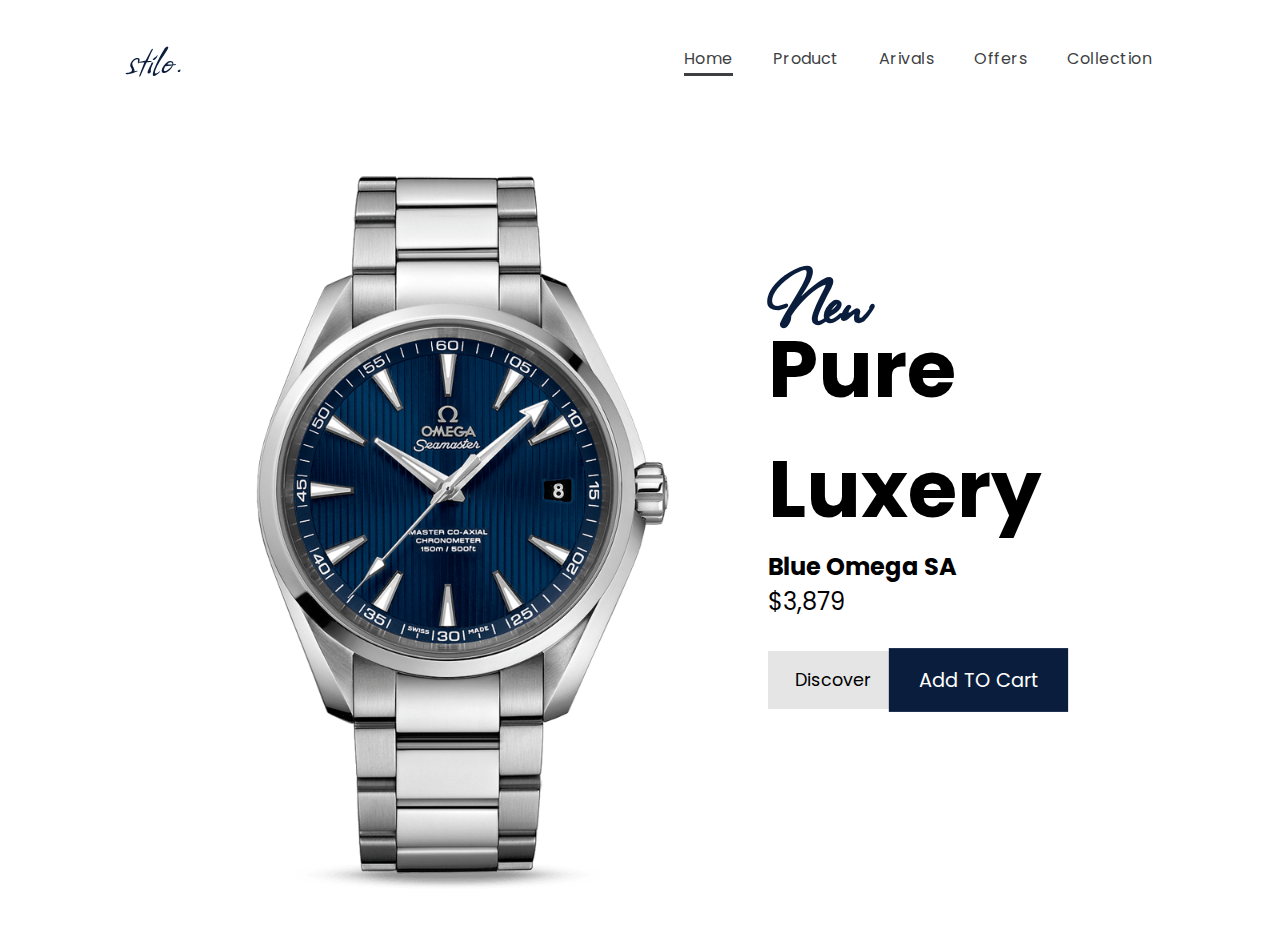
<file: second project/index.html>
<!DOCTYPE html>
<html lang="en">
<head>
    <meta charset="UTF-8">
    <meta name="viewport" content="width=device-width, initial-scale=1.0">
    <title>stilo</title>
    <link rel="stylesheet" href="style.css">
</head>
<body>
    <section class="section-one section">
        <nav>
            <div class="logo">stilo.</div>
            <ul class="navlinks" id="navlinks">
                <li><a href="#" class="active">Home</a></li>
                <li><a href="#">Product</a></li>
                <li><a href="#">Arivals</a></li>
                <li><a href="#">Offers</a></li>
                <li><a href="#">Collection</a></li>
            </ul>
            <div class="hamburger" id="hamburger">
                <div class="line"></div>
                <div class="line"></div>
                <div class="line"></div>
            </div>
        </nav>
        <header>
            <div class="image-container">
                <img src="images/omega blue.png" class="header-image">
            </div>
            <div class="content">
                <h1 class="header-heading">Pure Luxery</h1>
                <h2 class="Product-name">Blue Omega SA</h2>
                <p class="pricing">$3,879</p>
                <div class="btn-container">
                    <button class="primary-btn">Discover</button>
                    <button class="secondary-btn">Add TO Cart</button>
                </div>
            </div>
        </header>
    </section>

    <script src="main.js"></script>
</body>
</html>
</file>
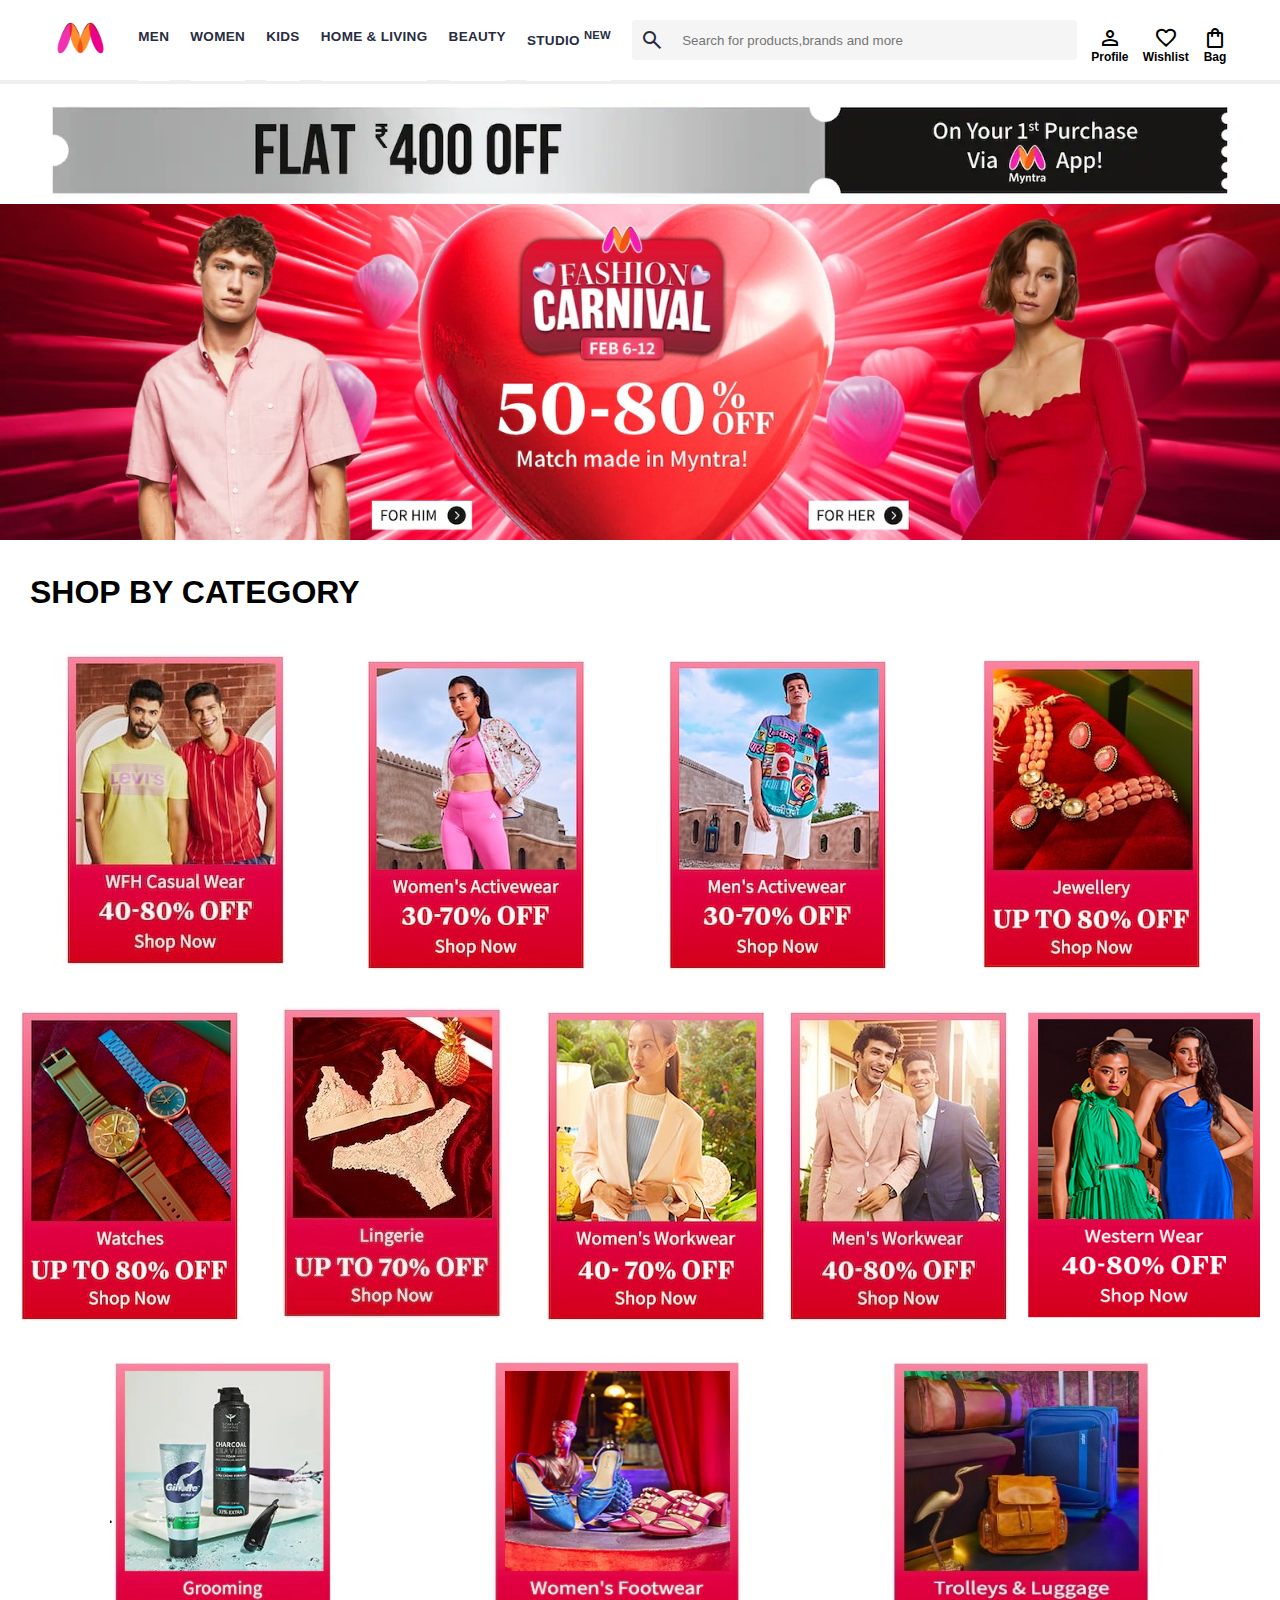
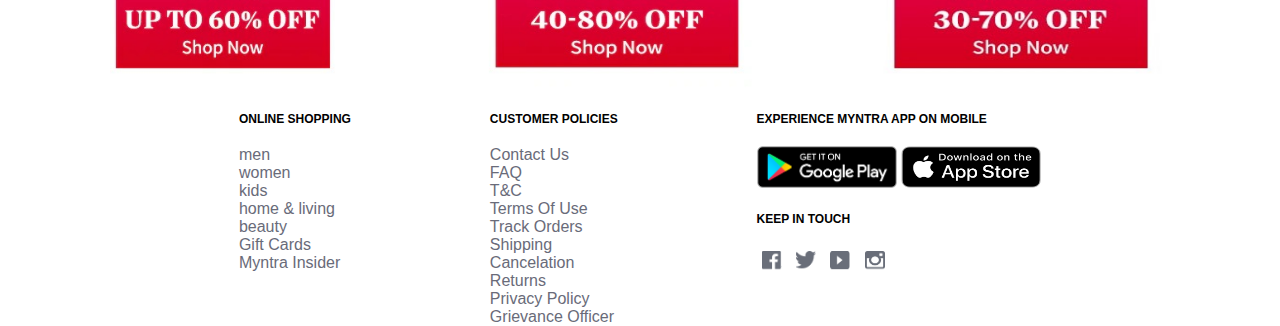
<file: myntra web/myntra.html>
<!DOCTYPE html>
<html lang="en">
  <head>
    <meta charset="UTF-8" />
    <meta name="viewport" content="width=device-width, initial-scale=1.0" />
    <title>myntra online shoping</title>
    <link rel="stylesheet" href="style.css" />
    <link rel="stylesheet" href="https://fonts.googleapis.com/css2?family=Material+Symbols+Outlined:opsz,wght,FILL,GRAD@20..48,100..700,0..1,-50..200" />
  </head>
  <body>
    <header>
      <div class="logo_container">
        <a href="#"
          ><img class="myntra_logo" src="img/myntra_logo.webp" alt=""
        /></a>
      </div>
      <nav class="nav_bar">
        <a href="#">men</a>
        <a href="#">women</a>
        <a href="#">kids</a>
        <a href="#">home & living</a>
        <a href="#">beauty</a>
        <a href="#">studio <sup>new</sup></a>
      </nav>
      <div class="search_bar">
        <span class="material-symbols-outlined">search</span>
        <input placeholder="Search for products,brands and more">
      </div>
      <div class="desk_bar">
        <div class="desk_container">
          <span class="material-symbols-outlined desk_icon">person</span>
          <span class="desk_name">Profile</span>
        </div>
        <div class="desk_container">
          <span class="material-symbols-outlined desk_icon">favorite</span>
          <span class="desk_name">Wishlist</span>
        </div>
        <div class="desk_container">
          <span class="material-symbols-outlined desk_icon">shopping_bag</span>
          <span class="desk_name">Bag</span>
        </div>
        
      </div>
    </header>
    
    <main>
      <div class="offer_container">
        <a href="#"><img class="offer_banner" src="img/first_time_offer.webp" alt="offer banner"></a>

        <div class="special_offer_banner">
          <a href="#"><img src="img/men banner.webp" class="men_banner"></a>
          <a href="#"><img src="img/women banner.jpeg" class="women_banner"></a>
        </div>
      </div>

      <div class="heading">
        <h1 class="category_heading">SHOP BY CATEGORY</h1>
      </div>

      <div class="category_image">
          <a href="#"><img src="img/cat0.jpeg" alt=""></a>
          <a href="#"><img src="img/cat1.jpeg" alt=""></a>
          <a href="#"><img src="img/cat2.jpeg" alt=""></a>
          <a href="#"><img src="img/cat3.jpeg" alt=""></a>
          <a href="#"><img src="img/cat4.jpeg" alt=""></a>
          <a href="#"><img src="img/cat5.jpg" alt=""></a>
          <a href="#"><img src="img/cat6.jpeg"></a>
          <a href="#"><img src="img/cat7.jpeg" alt=""></a>
          <a href="#"><img src="img/cat8.png" alt="" height="345px" width="255px"></a>
          <a href="#"><img src="img/cat9.png" alt="" height="345px" ></a>
          <a href="#"><img src="img/cat10.jpg" alt="" height="345px" width="300px"></a>
          <a href="#"><img src="img/cat11.jpg" alt="" height="345px" width="300px"></a>

      </div>

    </main>

    <footer class="footer_container">
      <div class="shopLink">
        <h3>ONLINE SHOPPING</h3>
        <a href="#">men</a>
        <a href="#">women</a>
        <a href="#">kids</a>
        <a href="#">home & living</a>
        <a href="#">beauty</a>
        <a href="#">Gift Cards</a>
        <a href="#">Myntra Insider</a>
      </div>

      <div class="shopLink">
        <h3>CUSTOMER POLICIES</h3>
        <a href="#">Contact Us</a>
        <a href="#">FAQ</a>
        <a href="#">T&C</a>
        <a href="#">Terms Of Use</a>
        <a href="#">Track Orders</a>
        <a href="#">Shipping</a>
        <a href="#">Cancelation</a>
        <a href="#">Returns</a>
        <a href="#">Privacy Policy</a>
        <a href="#">Grievance Officer</a>
      </div>

      <div class="app_experience">
        <h3>EXPERIENCE MYNTRA APP ON MOBILE</h3>
        <a href="#"><img src="img/google_play.png"></a>
        <a href="#"><img src="img/apple_store.png"></a>

        <div class="keep_in_touch">
          <h3>KEEP IN TOUCH</h3>

          <a href="#"><img src="img/fb.png" alt=""></a>
          <a href="#"><img src="img/twitter.png" alt=""></a>
          <a href="#"><img src="img/yt.png" alt=""></a>
          <a href="#"><img src="img/insta.png" alt=""></a>
        </div>
      </div>
    </footer>
  </body>
</html>
</file>
<file: second project/style.css>
@import url('https://fonts.googleapis.com/css2?family=Poppins:wght@500&display=swap');
@import url('https://fonts.googleapis.com/css2?family=Allison&display=swap');
*{
    margin: 0;
    padding: 0;
    box-sizing: border-box;
    font-family: 'Poppins', sans-serif;
}
:root{
    --dark-blue: #0a1d3c;
    --light-gray: #e5e5e5;
    --white: #fff;
    --light-peach: #f9e3bc;
    --dark-gray: #3e3f43;
    --light-black: #1d1d1d;
}
.section{
    min-height: 100vh;
    width: 100%;
}
nav{
    width: 80%;
    height: 13vh;
    display: flex;
    align-items: center;
    justify-content: space-between;
    margin:auto;
}
header{
    width: 80%;
    height: calc(100vh - 13vh);
    display: flex;
    align-items: center;
    justify-content: space-evenly;
    margin: auto;
}
.navlinks{
    display: flex;
    list-style: none;
}
.header-image{
    width: 40rem;
}
.logo{
    font-size: 3.3rem;
    color: var(--dark-blue);
    font-family: 'Allison', cursive;
}
.navlinks li a{
    text-decoration: none;
    margin-left: 2.5rem;
    color: var(--dark-gray);
    font-size: 1rem;
    letter-spacing: .03rem;
    position: relative;
}
.header-heading{
    font-size: 5rem;
    position: relative;
}
.header-heading::before{
    content: "New";
    position: absolute;
    top: -60px;
    color: var(--dark-blue);
    font-family: 'Allison', cursive;
}
.product-name{
    font-size: 1.7rem;
}
.pricing{
    font-size: 1.5rem;
    margin: 1 0rem;
}
.primary-btn,.secondary-btn{
    font-size: 1.1rem;
    border: none;
    padding: 1rem 1.7rem;
    transition: transform .2s ease-in-out;
}
.btn-container{
    display: flex;
    margin-top: 2rem;
}
.primary-btn{
    background-color: var(--light-gray);
}
.secondary-btn{
    background-color: var(--dark-blue);
    color: var(--white);
    transform: scale(1.1);
}
.primary-btn:hover{
    transform: scale(1.1);
    cursor: pointer;
}
.secondary-btn:hover{
    transform: scale(1);
    cursor: pointer;
}
.navlinks li a::after,.navlinks li .active::after{
    content: "";
    background: var(--dark-gray);
    position: absolute;
    height: .15rem;
    width: 100%;
    left: 0;
    margin-top: 1.7rem;
    transform: scalex(0);
    transition: transform .2s ease;
    transform-origin: right;
}
.navlinks li a:hover::after,.navlinks li .active::after{
    transform: scale(1);
    transform-origin: left;
}
.line{
    width: 2.5rem;
    height: .2rem;
    background-color: var(--dark-gray);
    margin: .38rem;
}
.hamburger{
    cursor: pointer;
    display: none;
}







/* <----Media Queries----> */
@media screen and (max-width: 500px){
    .header-image{
        display: none;
    }
    .navlinks{
        /* display: none; */
        flex-direction: column;
        position: absolute;
        top: 0;
        background-color: var(--light-gray);
        width: 100%;
        height: 100%;
        justify-content: center;
        align-items: center;
        right: 100%;
        z-index: 5;
        gap: 2rem;
        transition: .2s ease-in-out;
    }
    .navlinks-active{
        right: 0;
    }
    .navlinks li a{
        font-size: 1.3rem;
        margin-left: 0;
    }
    .hamburger{
        display: block;
        z-index: 5;
    }
    .logo{
        z-index: 6;
    }
    .header-heading{
        font-size: 4rem;
    }
    header{
        justify-content: flex-start;
    }

    
}
</file>
<file: myntra web/style.css>
*{
    margin: 0;
    padding: 0;
    font-family: Assistant,-apple-system,BlinkMacSystemFont,Segoe UI,Roboto,Helvetica,Arial,sans-serif;
}
header{
    min-width: 100%;
    display: flex;
    height: 80px;
    background-color: white;
    align-items: center;
    justify-content: space-between;
    border-bottom: 4px solid #efeff1;
    position: fixed;
}
.myntra_logo{
    height: 42px;
    width: 59px;
}
.logo_container{
    margin-left: 4%;
}
.desk_bar{
    margin-right: 4%;
}
.nav_bar {
    margin: 0 0 0 .5%;
    display: flex;
    width: 500px;
    min-width: 515px;
    justify-content: space-evenly;

}
.nav_bar a{
    padding:30px 0px;
    text-decoration: none;
    text-transform: uppercase;
    font-size: 13.5px;
    font-weight: 650;
    color: #282c3f;
    letter-spacing: .3px;
    border-bottom: 3px solid white;
}
.nav_bar a:hover{
    border-bottom: 3px solid rgb(228, 62, 62);
}
.search_bar{
    min-width: 32%;
    height: 39.6px;
    display: flex;
    align-items: center;
}
.search_bar span{
    padding: 8px 18px 8px 8px;
    color: #282c3f;
    background-color: #f5f5f6;
    border-radius: 4px 0 0 4px;
}
.search_bar input{
    color: #282c3f;
    background-color: #f5f5f6;
    width: 475px;
    min-width: 30%;
    height: 39.6px;
    border-radius: 0 4px 4px 0;
    border: 0;
}
.desk_bar{
    width: 194px;
    min-width: 150px;
    display: flex;
    justify-content: space-evenly;
}
.desk_container{
    display: flex;
    align-items: center;
    flex-direction: column;
}
.desk_icon{
  margin: 10px 0 0;
}
.desk_name{
  color: #000;
  font-size: 12px;
  font-weight: 700;
}

.offer_banner{
    width: 100%;
    margin-top: 100px;
}

.special_offer_banner{
    display: flex;
    width: 100%;
}

.men_banner,.women_banner{
    width: 100%;
}

.category_heading{
    margin: 30px;
}
.category_image{
    display: flex;
    flex-wrap: wrap;
    justify-content: space-evenly;
}

/* footer */

.footer_container{
    display: flex;
    max-width: 1080px;
    margin: auto;
    justify-content: space-evenly;
}

.shopLink{
    display: flex;
    flex-direction: column;
}
.shopLink h3{
    font-weight: 700;
    font-size: 12px;
    margin: 20px 0px;
}
.shopLink a{
    text-decoration: none;
    color: #696b79;
}
.app_experience h3{
    font-weight: 700;
    font-size: 12px;
    margin: 20px 0px;
}
.app_experience a img{
    height: 42px;
    width: 140px;
}
.keep_in_touch h3{
    margin: 20px 0px;
}
.keep_in_touch a img{
    height: 20px;
    width: 20px;
    margin: 5px;
}
</file>
